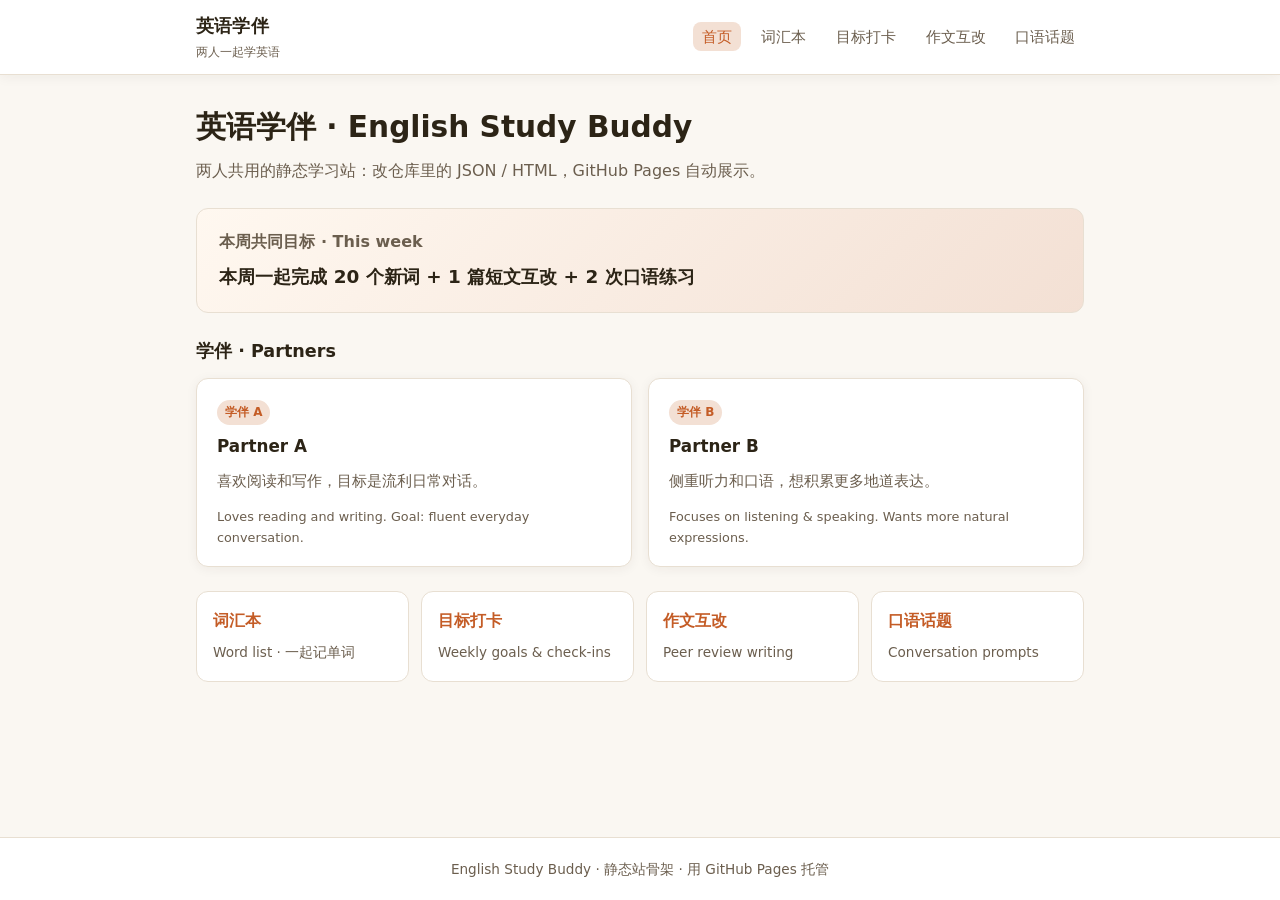
<file: index.html>
<!DOCTYPE html>
<html lang="zh-CN">
<head>
  <meta charset="UTF-8" />
  <meta name="viewport" content="width=device-width, initial-scale=1" />
  <title>英语学伴 · English Study Buddy</title>
  <link rel="stylesheet" href="assets/style.css" />
</head>
<body>
  <header class="site-header">
    <div class="header-inner">
      <a class="brand" href="index.html">
        <span class="brand-title" id="brand-title">英语学伴</span>
        <span class="brand-sub" id="brand-sub">两人一起学英语</span>
      </a>
      <ul class="nav">
        <li><a href="index.html" data-page="index.html">首页</a></li>
        <li><a href="vocab.html" data-page="vocab.html">词汇本</a></li>
        <li><a href="goals.html" data-page="goals.html">目标打卡</a></li>
        <li><a href="writing.html" data-page="writing.html">作文互改</a></li>
        <li><a href="speaking.html" data-page="speaking.html">口语话题</a></li>
      </ul>
    </div>
  </header>

  <main>
    <h1 class="page-title" id="page-title">英语学伴</h1>
    <p class="page-lead">两人共用的静态学习站：改仓库里的 JSON / HTML，GitHub Pages 自动展示。</p>

    <div class="goal-banner">
      <h2>本周共同目标 · This week</h2>
      <p id="week-goal">加载中…</p>
    </div>

    <h2 style="font-size:1.1rem;margin:0 0 0.75rem;">学伴 · Partners</h2>
    <div class="card-grid" id="partners"></div>

    <div class="quick-links">
      <a class="quick-link" href="vocab.html">
        <strong>词汇本</strong>
        <span>Word list · 一起记单词</span>
      </a>
      <a class="quick-link" href="goals.html">
        <strong>目标打卡</strong>
        <span>Weekly goals & check-ins</span>
      </a>
      <a class="quick-link" href="writing.html">
        <strong>作文互改</strong>
        <span>Peer review writing</span>
      </a>
      <a class="quick-link" href="speaking.html">
        <strong>口语话题</strong>
        <span>Conversation prompts</span>
      </a>
    </div>
  </main>

  <footer class="site-footer">
    English Study Buddy · 静态站骨架 · 用 GitHub Pages 托管
  </footer>

  <script src="assets/app.js"></script>
  <script>
    (async () => {
      try {
        const config = await loadConfig();
        document.getElementById("brand-title").textContent =
          config.siteTitleZh || config.siteTitle;
        document.getElementById("brand-sub").textContent = config.tagline || "";
        document.getElementById("page-title").textContent =
          (config.siteTitleZh || "") +
          (config.siteTitle ? " · " + config.siteTitle : "");
        document.title =
          (config.siteTitleZh || "英语学伴") +
          " · " +
          (config.siteTitle || "English Study Buddy");
        document.getElementById("week-goal").textContent =
          config.weekGoal || "（在 config.json 里填写本周目标）";

        const box = document.getElementById("partners");
        box.innerHTML = (config.partners || [])
          .map(
            (p) => `
          <article class="card">
            <span class="partner-badge">${escapeHtml(p.nameZh || p.name || p.id)}</span>
            <h3>${escapeHtml(p.name || "Partner " + p.id)}</h3>
            <p>${escapeHtml(p.bio || "")}</p>
            <p class="meta">${escapeHtml(p.bioEn || "")}</p>
          </article>`
          )
          .join("");
      } catch (err) {
        showFetchError(document.querySelector("main"), err);
      }
    })();
  </script>
</body>
</html>
</file>
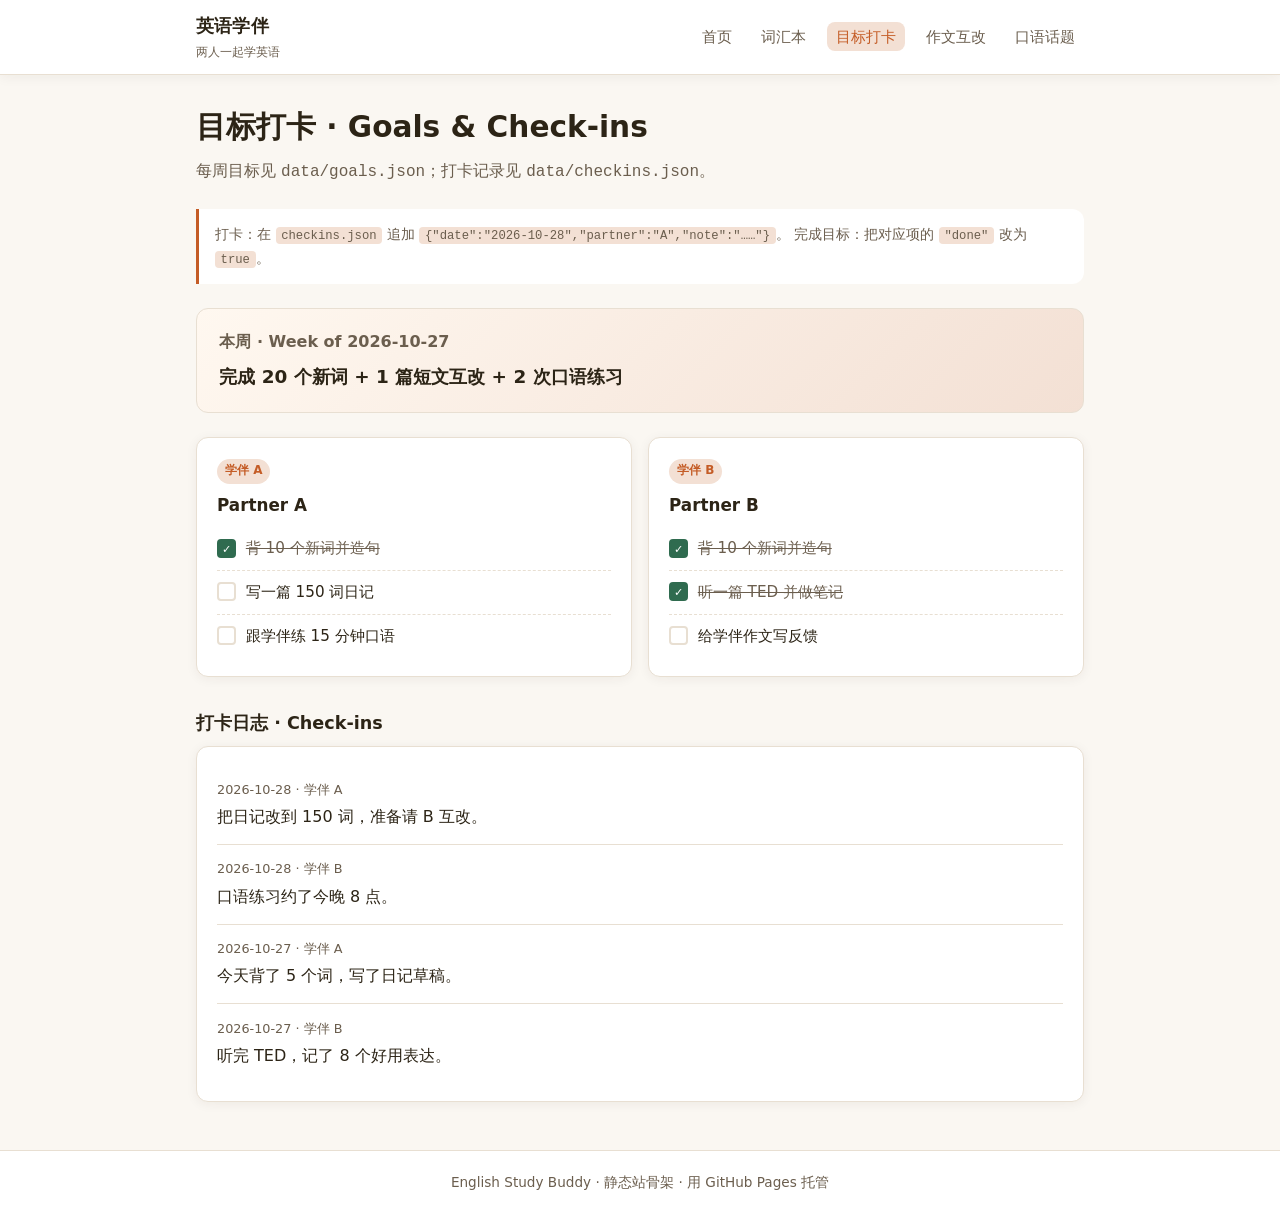
<file: goals.html>
<!DOCTYPE html>
<html lang="zh-CN">
<head>
  <meta charset="UTF-8" />
  <meta name="viewport" content="width=device-width, initial-scale=1" />
  <title>目标打卡 · Goals</title>
  <link rel="stylesheet" href="assets/style.css" />
</head>
<body>
  <header class="site-header">
    <div class="header-inner">
      <a class="brand" href="index.html">
        <span class="brand-title">英语学伴</span>
        <span class="brand-sub">两人一起学英语</span>
      </a>
      <ul class="nav">
        <li><a href="index.html" data-page="index.html">首页</a></li>
        <li><a href="vocab.html" data-page="vocab.html">词汇本</a></li>
        <li><a href="goals.html" data-page="goals.html">目标打卡</a></li>
        <li><a href="writing.html" data-page="writing.html">作文互改</a></li>
        <li><a href="speaking.html" data-page="speaking.html">口语话题</a></li>
      </ul>
    </div>
  </header>

  <main>
    <h1 class="page-title">目标打卡 · Goals & Check-ins</h1>
    <p class="page-lead">每周目标见 <code>data/goals.json</code>；打卡记录见 <code>data/checkins.json</code>。</p>

    <div class="note">
      打卡：在 <code>checkins.json</code> 追加
      <code>{"date":"2026-10-28","partner":"A","note":"……"}</code>。
      完成目标：把对应项的 <code>"done"</code> 改为 <code>true</code>。
    </div>

    <div id="goals-root">
      <p class="muted">加载中…</p>
    </div>
  </main>

  <footer class="site-footer">
    English Study Buddy · 静态站骨架 · 用 GitHub Pages 托管
  </footer>

  <script src="assets/app.js"></script>
  <script>
    (async () => {
      const root = document.getElementById("goals-root");
      try {
        const [config, goals, checkins] = await Promise.all([
          loadConfig(),
          loadJSON("data/goals.json"),
          loadJSON("data/checkins.json"),
        ]);

        const partnerCards = (config.partners || [])
          .map((p) => {
            const items = (goals.partners && goals.partners[p.id]) || [];
            const list = items
              .map(
                (g) => `
              <li>
                <span class="check ${g.done ? "done" : ""}" aria-hidden="true">${
                  g.done ? "✓" : ""
                }</span>
                <span class="${g.done ? "done-text" : ""}">${escapeHtml(g.text)}</span>
              </li>`
              )
              .join("");
            return `
              <article class="card">
                <span class="partner-badge">${escapeHtml(p.nameZh || p.name)}</span>
                <h3>${escapeHtml(p.name || "Partner " + p.id)}</h3>
                <ul class="goal-list">${list || "<li class='muted'>暂无目标</li>"}</ul>
              </article>`;
          })
          .join("");

        const log = [...checkins]
          .sort((a, b) => (b.date || "").localeCompare(a.date || ""))
          .map(
            (c) => `
            <div class="checkin-item">
              <div class="checkin-meta">
                ${escapeHtml(formatDate(c.date))} · ${escapeHtml(
              partnerName(config, c.partner)
            )}
              </div>
              <div>${escapeHtml(c.note)}</div>
            </div>`
          )
          .join("");

        root.innerHTML = `
          <div class="goal-banner">
            <h2>本周 · Week of ${escapeHtml(goals.weekOf || "")}</h2>
            <p>${escapeHtml(goals.shared || "")}</p>
          </div>
          <div class="card-grid">${partnerCards}</div>
          <section class="section-gap">
            <h2 style="font-size:1.1rem;margin:0 0 0.5rem;">打卡日志 · Check-ins</h2>
            <div class="card">${log || '<p class="muted">暂无打卡</p>'}</div>
          </section>`;
      } catch (err) {
        showFetchError(root, err);
      }
    })();
  </script>
</body>
</html>
</file>
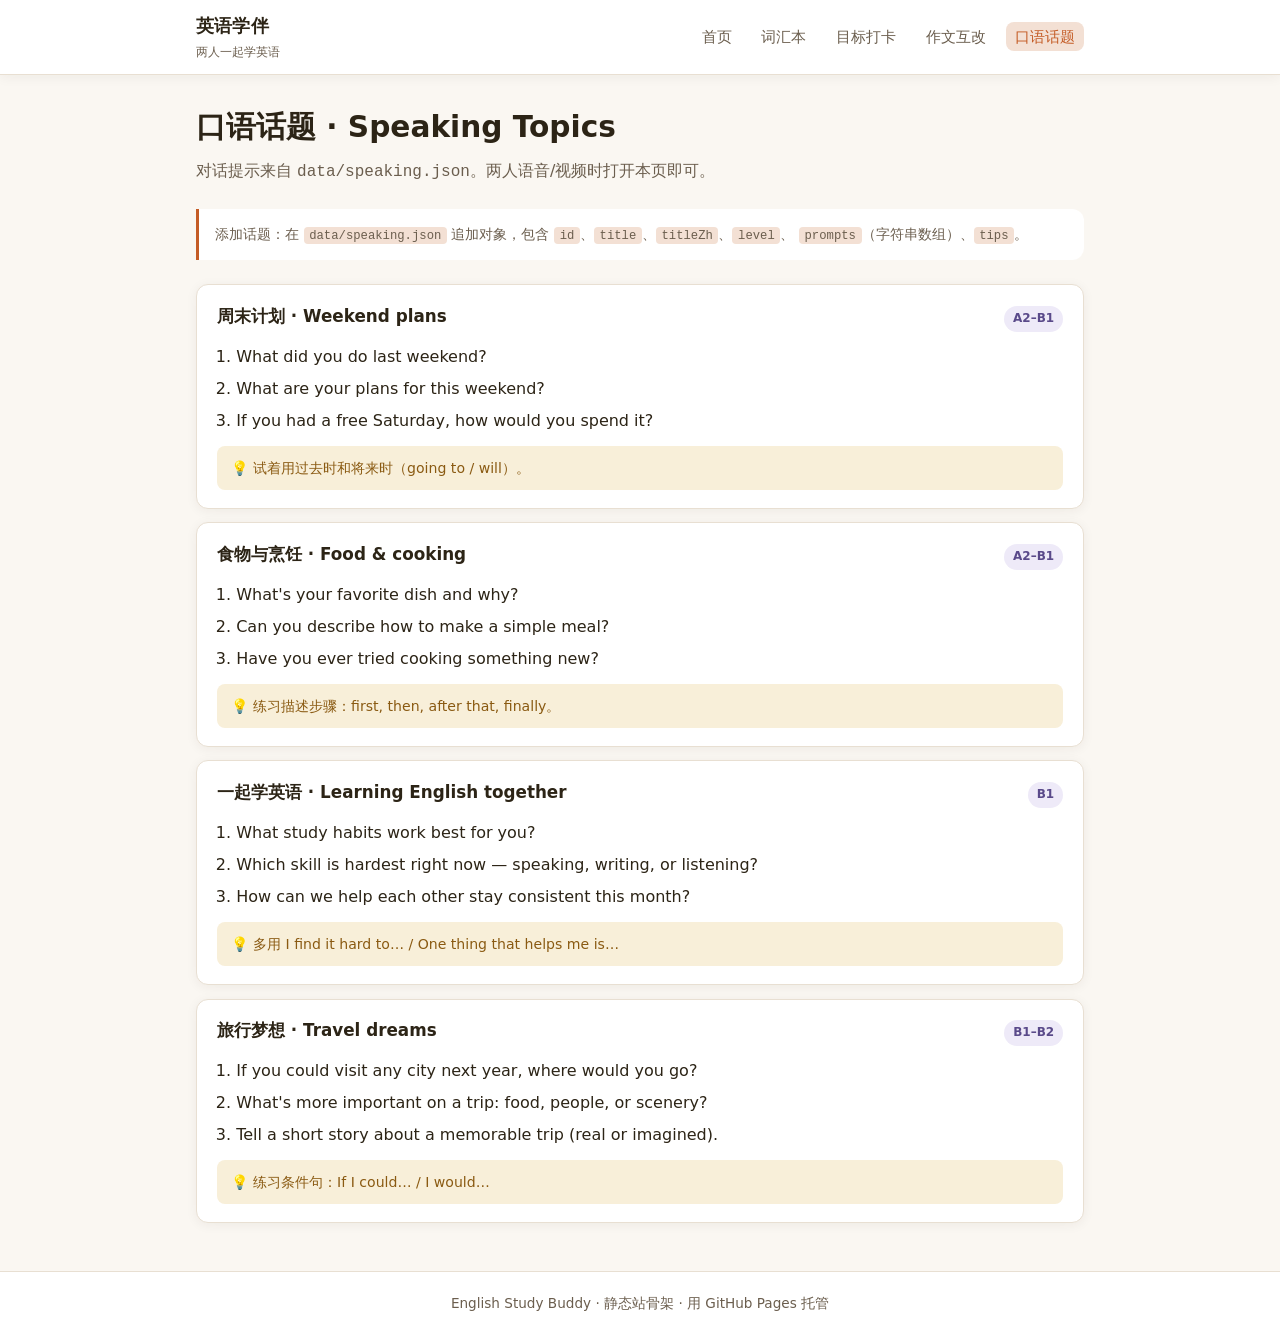
<file: speaking.html>
<!DOCTYPE html>
<html lang="zh-CN">
<head>
  <meta charset="UTF-8" />
  <meta name="viewport" content="width=device-width, initial-scale=1" />
  <title>口语话题 · Speaking</title>
  <link rel="stylesheet" href="assets/style.css" />
</head>
<body>
  <header class="site-header">
    <div class="header-inner">
      <a class="brand" href="index.html">
        <span class="brand-title">英语学伴</span>
        <span class="brand-sub">两人一起学英语</span>
      </a>
      <ul class="nav">
        <li><a href="index.html" data-page="index.html">首页</a></li>
        <li><a href="vocab.html" data-page="vocab.html">词汇本</a></li>
        <li><a href="goals.html" data-page="goals.html">目标打卡</a></li>
        <li><a href="writing.html" data-page="writing.html">作文互改</a></li>
        <li><a href="speaking.html" data-page="speaking.html">口语话题</a></li>
      </ul>
    </div>
  </header>

  <main>
    <h1 class="page-title">口语话题 · Speaking Topics</h1>
    <p class="page-lead">对话提示来自 <code>data/speaking.json</code>。两人语音/视频时打开本页即可。</p>

    <div class="note">
      添加话题：在 <code>data/speaking.json</code> 追加对象，包含
      <code>id</code>、<code>title</code>、<code>titleZh</code>、<code>level</code>、
      <code>prompts</code>（字符串数组）、<code>tips</code>。
    </div>

    <div id="speaking-root">
      <p class="muted">加载中…</p>
    </div>
  </main>

  <footer class="site-footer">
    English Study Buddy · 静态站骨架 · 用 GitHub Pages 托管
  </footer>

  <script src="assets/app.js"></script>
  <script>
    (async () => {
      const root = document.getElementById("speaking-root");
      try {
        const topics = await loadJSON("data/speaking.json");
        root.innerHTML = `<div class="item-list">${topics
          .map(
            (t) => `
          <article class="item">
            <div class="item-header">
              <h3>${escapeHtml(t.titleZh || "")} · ${escapeHtml(t.title || "")}</h3>
              <span class="badge badge-level">${escapeHtml(t.level || "")}</span>
            </div>
            <ol class="prompts">
              ${(t.prompts || [])
                .map((p) => `<li>${escapeHtml(p)}</li>`)
                .join("")}
            </ol>
            ${
              t.tips
                ? `<div class="tip">💡 ${escapeHtml(t.tips)}</div>`
                : ""
            }
          </article>`
          )
          .join("")}</div>`;
      } catch (err) {
        showFetchError(root, err);
      }
    })();
  </script>
</body>
</html>
</file>
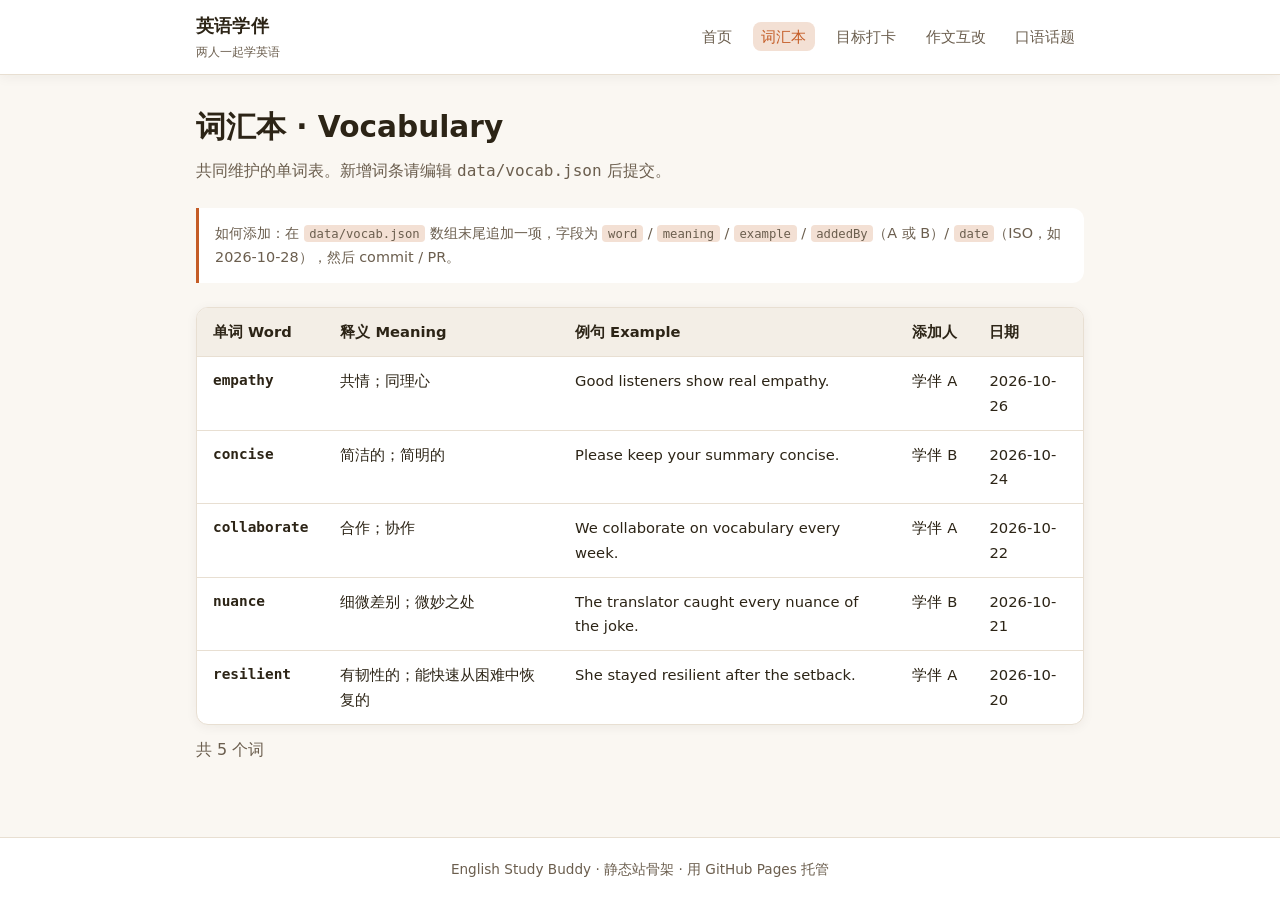
<file: vocab.html>
<!DOCTYPE html>
<html lang="zh-CN">
<head>
  <meta charset="UTF-8" />
  <meta name="viewport" content="width=device-width, initial-scale=1" />
  <title>词汇本 · Vocabulary</title>
  <link rel="stylesheet" href="assets/style.css" />
</head>
<body>
  <header class="site-header">
    <div class="header-inner">
      <a class="brand" href="index.html">
        <span class="brand-title">英语学伴</span>
        <span class="brand-sub">两人一起学英语</span>
      </a>
      <ul class="nav">
        <li><a href="index.html" data-page="index.html">首页</a></li>
        <li><a href="vocab.html" data-page="vocab.html">词汇本</a></li>
        <li><a href="goals.html" data-page="goals.html">目标打卡</a></li>
        <li><a href="writing.html" data-page="writing.html">作文互改</a></li>
        <li><a href="speaking.html" data-page="speaking.html">口语话题</a></li>
      </ul>
    </div>
  </header>

  <main>
    <h1 class="page-title">词汇本 · Vocabulary</h1>
    <p class="page-lead">共同维护的单词表。新增词条请编辑 <code>data/vocab.json</code> 后提交。</p>

    <div class="note">
      如何添加：在 <code>data/vocab.json</code> 数组末尾追加一项，字段为
      <code>word</code> / <code>meaning</code> / <code>example</code> /
      <code>addedBy</code>（A 或 B）/ <code>date</code>（ISO，如 2026-10-28），然后 commit / PR。
    </div>

    <div id="vocab-root">
      <p class="muted">加载中…</p>
    </div>
  </main>

  <footer class="site-footer">
    English Study Buddy · 静态站骨架 · 用 GitHub Pages 托管
  </footer>

  <script src="assets/app.js"></script>
  <script>
    (async () => {
      const root = document.getElementById("vocab-root");
      try {
        const [config, words] = await Promise.all([
          loadConfig(),
          loadJSON("data/vocab.json"),
        ]);
        const sorted = [...words].sort((a, b) =>
          (b.date || "").localeCompare(a.date || "")
        );
        root.innerHTML = `
          <div class="table-wrap">
            <table>
              <thead>
                <tr>
                  <th>单词 Word</th>
                  <th>释义 Meaning</th>
                  <th>例句 Example</th>
                  <th>添加人</th>
                  <th>日期</th>
                </tr>
              </thead>
              <tbody>
                ${sorted
                  .map(
                    (w) => `
                  <tr>
                    <td class="word-cell">${escapeHtml(w.word)}</td>
                    <td>${escapeHtml(w.meaning)}</td>
                    <td>${escapeHtml(w.example)}</td>
                    <td>${escapeHtml(partnerName(config, w.addedBy))}</td>
                    <td>${escapeHtml(formatDate(w.date))}</td>
                  </tr>`
                  )
                  .join("")}
              </tbody>
            </table>
          </div>
          <p class="muted" style="margin-top:0.75rem;">共 ${sorted.length} 个词</p>`;
      } catch (err) {
        showFetchError(root, err);
      }
    })();
  </script>
</body>
</html>
</file>
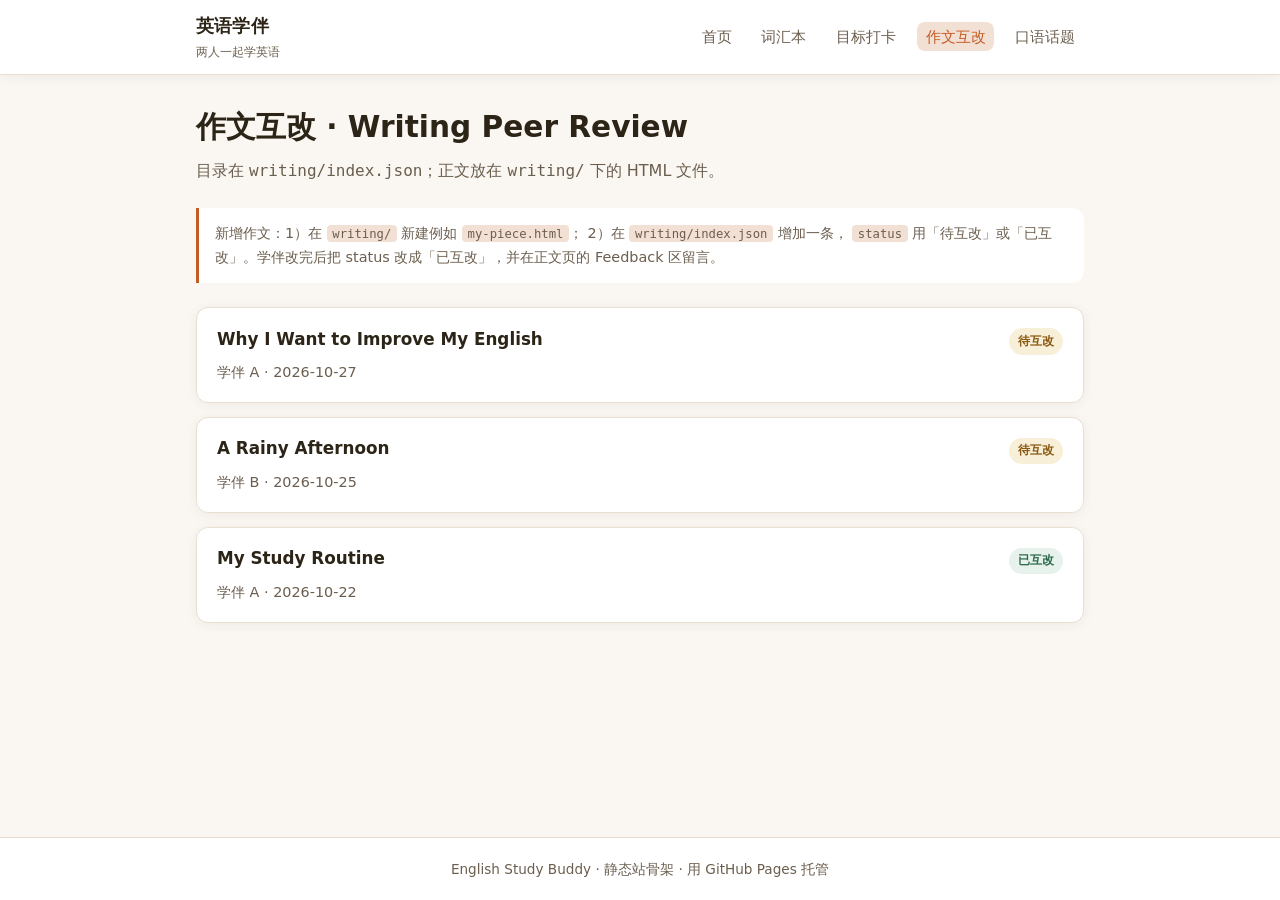
<file: writing.html>
<!DOCTYPE html>
<html lang="zh-CN">
<head>
  <meta charset="UTF-8" />
  <meta name="viewport" content="width=device-width, initial-scale=1" />
  <title>作文互改 · Writing</title>
  <link rel="stylesheet" href="assets/style.css" />
</head>
<body>
  <header class="site-header">
    <div class="header-inner">
      <a class="brand" href="index.html">
        <span class="brand-title">英语学伴</span>
        <span class="brand-sub">两人一起学英语</span>
      </a>
      <ul class="nav">
        <li><a href="index.html" data-page="index.html">首页</a></li>
        <li><a href="vocab.html" data-page="vocab.html">词汇本</a></li>
        <li><a href="goals.html" data-page="goals.html">目标打卡</a></li>
        <li><a href="writing.html" data-page="writing.html">作文互改</a></li>
        <li><a href="speaking.html" data-page="speaking.html">口语话题</a></li>
      </ul>
    </div>
  </header>

  <main>
    <h1 class="page-title">作文互改 · Writing Peer Review</h1>
    <p class="page-lead">目录在 <code>writing/index.json</code>；正文放在 <code>writing/</code> 下的 HTML 文件。</p>

    <div class="note">
      新增作文：1）在 <code>writing/</code> 新建例如 <code>my-piece.html</code>；
      2）在 <code>writing/index.json</code> 增加一条，
      <code>status</code> 用「待互改」或「已互改」。学伴改完后把 status 改成「已互改」，并在正文页的 Feedback 区留言。
    </div>

    <div id="writing-root">
      <p class="muted">加载中…</p>
    </div>
  </main>

  <footer class="site-footer">
    English Study Buddy · 静态站骨架 · 用 GitHub Pages 托管
  </footer>

  <script src="assets/app.js"></script>
  <script>
    (async () => {
      const root = document.getElementById("writing-root");
      try {
        const [config, catalog] = await Promise.all([
          loadConfig(),
          loadJSON("writing/index.json"),
        ]);
        const sorted = [...catalog].sort((a, b) =>
          (b.date || "").localeCompare(a.date || "")
        );
        root.innerHTML = `<div class="item-list">${sorted
          .map((w) => {
            const done = w.status === "已互改";
            return `
            <article class="item">
              <div class="item-header">
                <h3><a href="writing/${escapeHtml(w.file)}">${escapeHtml(
              w.title
            )}</a></h3>
                <span class="badge ${done ? "badge-ok" : "badge-warn"}">${escapeHtml(
              w.status || "待互改"
            )}</span>
              </div>
              <p class="muted" style="margin:0;font-size:0.9rem;">
                ${escapeHtml(partnerName(config, w.author))} · ${escapeHtml(
              formatDate(w.date)
            )}
              </p>
            </article>`;
          })
          .join("")}</div>`;
      } catch (err) {
        showFetchError(root, err);
      }
    })();
  </script>
</body>
</html>
</file>
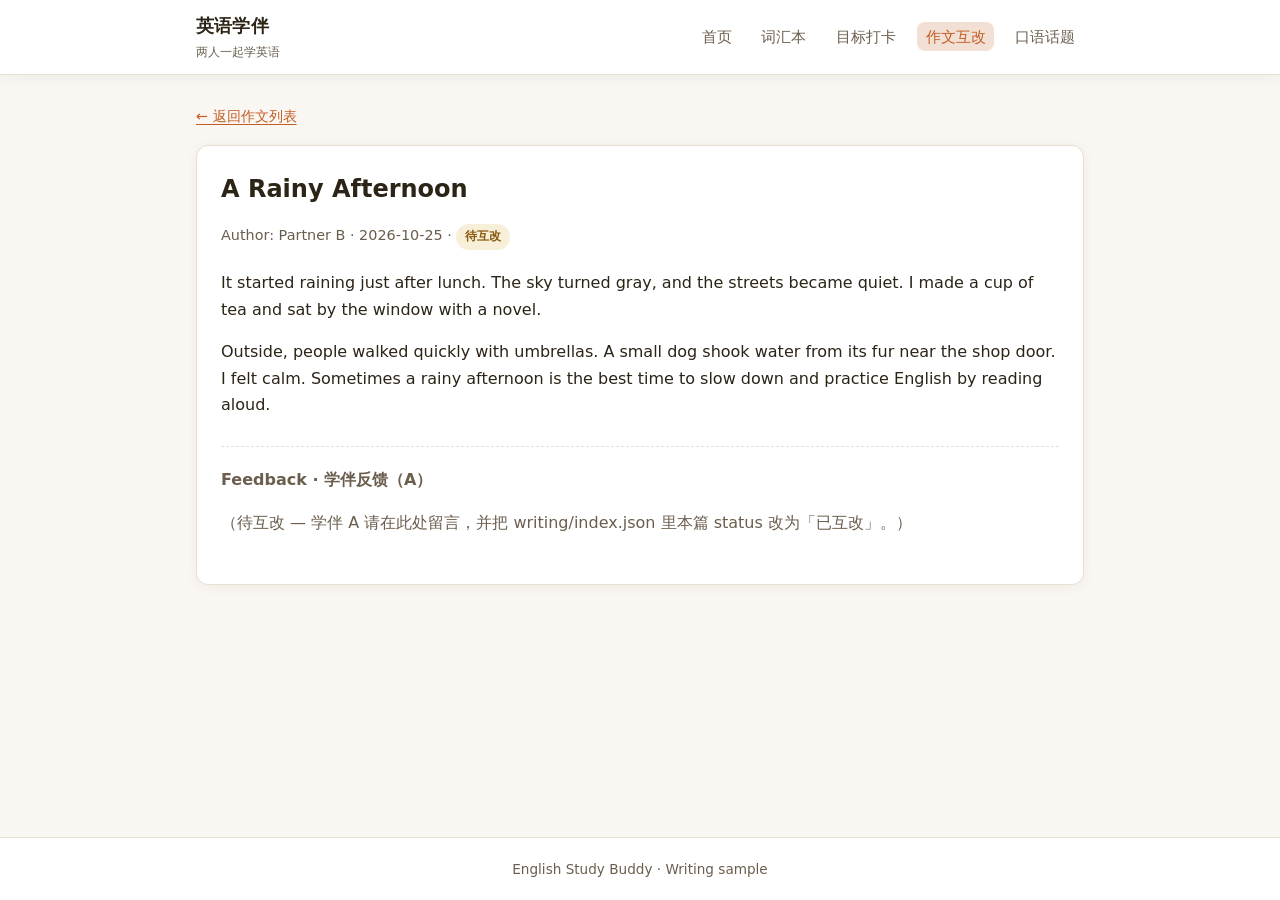
<file: writing/a-rainy-afternoon.html>
<!DOCTYPE html>
<html lang="en">
<head>
  <meta charset="UTF-8" />
  <meta name="viewport" content="width=device-width, initial-scale=1" />
  <title>A Rainy Afternoon</title>
  <link rel="stylesheet" href="../assets/style.css" />
</head>
<body>
  <header class="site-header">
    <div class="header-inner">
      <a class="brand" href="../index.html">
        <span class="brand-title">英语学伴</span>
        <span class="brand-sub">两人一起学英语</span>
      </a>
      <ul class="nav">
        <li><a href="../index.html">首页</a></li>
        <li><a href="../vocab.html">词汇本</a></li>
        <li><a href="../goals.html">目标打卡</a></li>
        <li><a href="../writing.html" class="active" aria-current="page">作文互改</a></li>
        <li><a href="../speaking.html">口语话题</a></li>
      </ul>
    </div>
  </header>

  <main>
    <a class="back-link" href="../writing.html">← 返回作文列表</a>
    <article class="piece">
      <h1>A Rainy Afternoon</h1>
      <p class="piece-meta">Author: Partner B · 2026-10-25 · <span class="badge badge-warn">待互改</span></p>
      <div class="body">
        <p>It started raining just after lunch. The sky turned gray, and the streets became quiet. I made a cup of tea and sat by the window with a novel.</p>
        <p>Outside, people walked quickly with umbrellas. A small dog shook water from its fur near the shop door. I felt calm. Sometimes a rainy afternoon is the best time to slow down and practice English by reading aloud.</p>
      </div>
      <aside class="feedback">
        <h2>Feedback · 学伴反馈（A）</h2>
        <p class="muted">（待互改 — 学伴 A 请在此处留言，并把 writing/index.json 里本篇 status 改为「已互改」。）</p>
      </aside>
    </article>
  </main>

  <footer class="site-footer">English Study Buddy · Writing sample</footer>
</body>
</html>
</file>
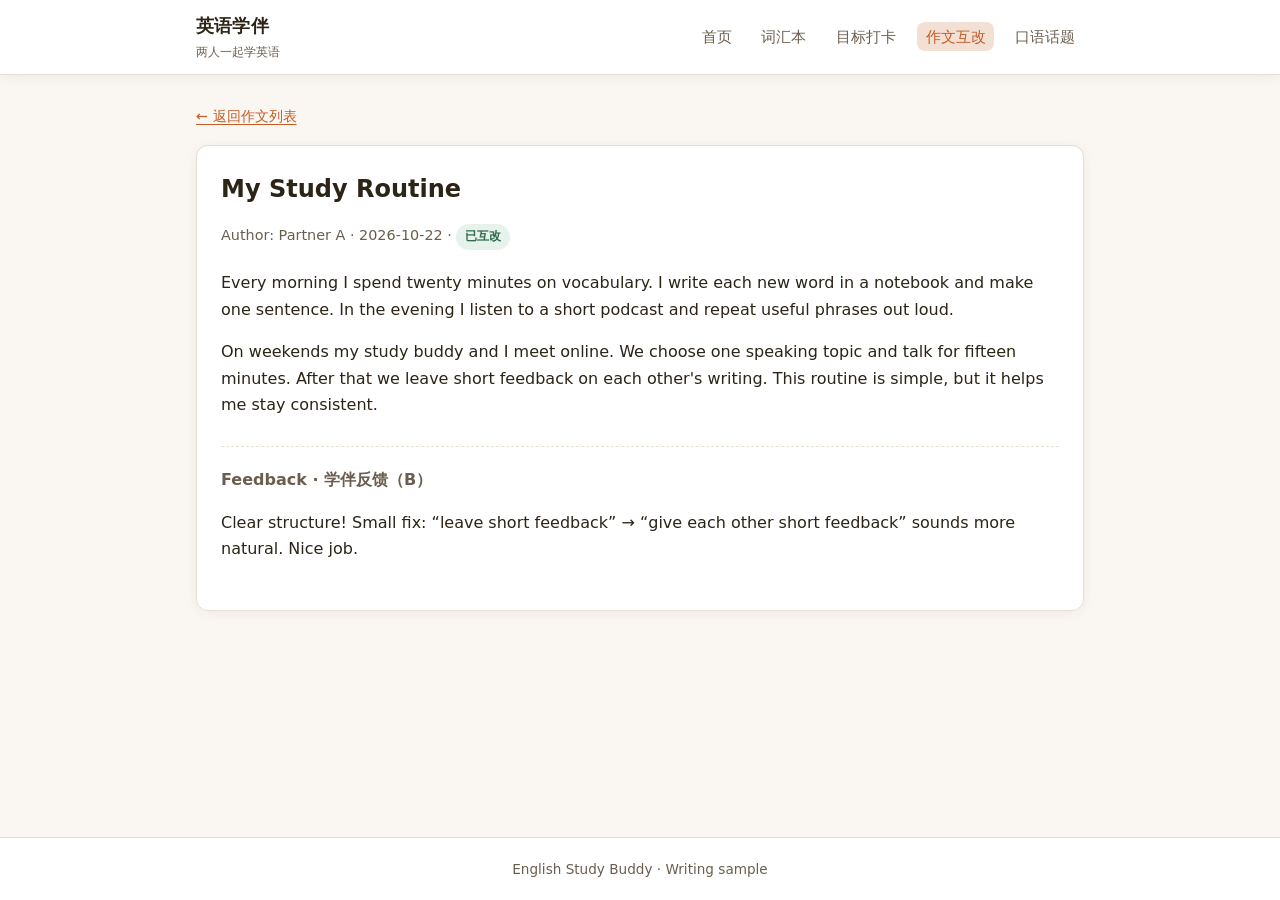
<file: writing/my-study-routine.html>
<!DOCTYPE html>
<html lang="en">
<head>
  <meta charset="UTF-8" />
  <meta name="viewport" content="width=device-width, initial-scale=1" />
  <title>My Study Routine</title>
  <link rel="stylesheet" href="../assets/style.css" />
</head>
<body>
  <header class="site-header">
    <div class="header-inner">
      <a class="brand" href="../index.html">
        <span class="brand-title">英语学伴</span>
        <span class="brand-sub">两人一起学英语</span>
      </a>
      <ul class="nav">
        <li><a href="../index.html">首页</a></li>
        <li><a href="../vocab.html">词汇本</a></li>
        <li><a href="../goals.html">目标打卡</a></li>
        <li><a href="../writing.html" class="active" aria-current="page">作文互改</a></li>
        <li><a href="../speaking.html">口语话题</a></li>
      </ul>
    </div>
  </header>

  <main>
    <a class="back-link" href="../writing.html">← 返回作文列表</a>
    <article class="piece">
      <h1>My Study Routine</h1>
      <p class="piece-meta">Author: Partner A · 2026-10-22 · <span class="badge badge-ok">已互改</span></p>
      <div class="body">
        <p>Every morning I spend twenty minutes on vocabulary. I write each new word in a notebook and make one sentence. In the evening I listen to a short podcast and repeat useful phrases out loud.</p>
        <p>On weekends my study buddy and I meet online. We choose one speaking topic and talk for fifteen minutes. After that we leave short feedback on each other's writing. This routine is simple, but it helps me stay consistent.</p>
      </div>
      <aside class="feedback">
        <h2>Feedback · 学伴反馈（B）</h2>
        <p>Clear structure! Small fix: “leave short feedback” → “give each other short feedback” sounds more natural. Nice job.</p>
      </aside>
    </article>
  </main>

  <footer class="site-footer">English Study Buddy · Writing sample</footer>
</body>
</html>
</file>
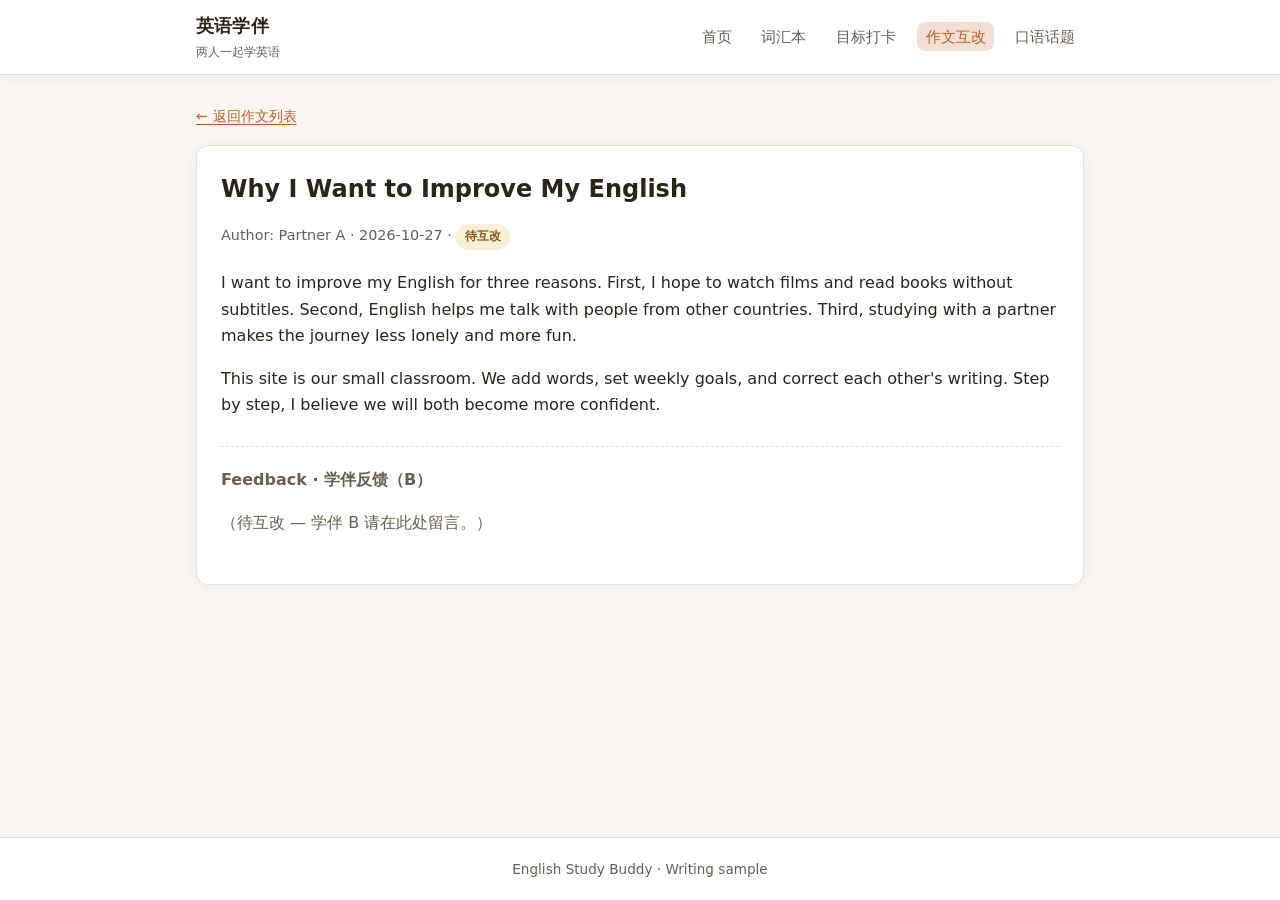
<file: writing/why-improve-english.html>
<!DOCTYPE html>
<html lang="en">
<head>
  <meta charset="UTF-8" />
  <meta name="viewport" content="width=device-width, initial-scale=1" />
  <title>Why I Want to Improve My English</title>
  <link rel="stylesheet" href="../assets/style.css" />
</head>
<body>
  <header class="site-header">
    <div class="header-inner">
      <a class="brand" href="../index.html">
        <span class="brand-title">英语学伴</span>
        <span class="brand-sub">两人一起学英语</span>
      </a>
      <ul class="nav">
        <li><a href="../index.html">首页</a></li>
        <li><a href="../vocab.html">词汇本</a></li>
        <li><a href="../goals.html">目标打卡</a></li>
        <li><a href="../writing.html" class="active" aria-current="page">作文互改</a></li>
        <li><a href="../speaking.html">口语话题</a></li>
      </ul>
    </div>
  </header>

  <main>
    <a class="back-link" href="../writing.html">← 返回作文列表</a>
    <article class="piece">
      <h1>Why I Want to Improve My English</h1>
      <p class="piece-meta">Author: Partner A · 2026-10-27 · <span class="badge badge-warn">待互改</span></p>
      <div class="body">
        <p>I want to improve my English for three reasons. First, I hope to watch films and read books without subtitles. Second, English helps me talk with people from other countries. Third, studying with a partner makes the journey less lonely and more fun.</p>
        <p>This site is our small classroom. We add words, set weekly goals, and correct each other's writing. Step by step, I believe we will both become more confident.</p>
      </div>
      <aside class="feedback">
        <h2>Feedback · 学伴反馈（B）</h2>
        <p class="muted">（待互改 — 学伴 B 请在此处留言。）</p>
      </aside>
    </article>
  </main>

  <footer class="site-footer">English Study Buddy · Writing sample</footer>
</body>
</html>
</file>
<file: assets/style.css>
/* English Study Buddy — warm, readable, mobile-friendly */

:root {
  --bg: #faf7f2;
  --surface: #ffffff;
  --ink: #2c2416;
  --muted: #6b5e4e;
  --accent: #c45c26;
  --accent-soft: #f3e0d4;
  --line: #e8dfd2;
  --ok: #2f6b4f;
  --ok-bg: #e6f2eb;
  --warn: #8a5a12;
  --warn-bg: #f8efd9;
  --radius: 12px;
  --shadow: 0 2px 12px rgba(44, 36, 22, 0.06);
  --font: "Segoe UI", "PingFang SC", "Hiragino Sans GB", "Microsoft YaHei",
    system-ui, sans-serif;
  --mono: ui-monospace, "SF Mono", Menlo, Consolas, monospace;
  --max: 880px;
}

*,
*::before,
*::after {
  box-sizing: border-box;
}

html {
  scroll-behavior: smooth;
}

body {
  margin: 0;
  font-family: var(--font);
  color: var(--ink);
  background: var(--bg);
  line-height: 1.65;
  min-height: 100vh;
  display: flex;
  flex-direction: column;
}

a {
  color: var(--accent);
  text-decoration-thickness: 1px;
  text-underline-offset: 3px;
}

a:hover {
  color: #9a4018;
}

img {
  max-width: 100%;
}

/* —— Nav —— */
.site-header {
  background: var(--surface);
  border-bottom: 1px solid var(--line);
  position: sticky;
  top: 0;
  z-index: 20;
  box-shadow: var(--shadow);
}

.header-inner {
  max-width: calc(var(--max) + 48px);
  margin: 0 auto;
  padding: 0.75rem 1.25rem;
  display: flex;
  align-items: center;
  justify-content: space-between;
  gap: 1rem;
  flex-wrap: wrap;
}

.brand {
  display: flex;
  flex-direction: column;
  gap: 0.1rem;
  color: inherit;
  text-decoration: none;
}

.brand:hover {
  color: inherit;
}

.brand-title {
  font-weight: 700;
  font-size: 1.1rem;
  letter-spacing: 0.01em;
}

.brand-sub {
  font-size: 0.75rem;
  color: var(--muted);
}

.nav {
  display: flex;
  flex-wrap: wrap;
  gap: 0.35rem 0.75rem;
  list-style: none;
  margin: 0;
  padding: 0;
}

.nav a {
  color: var(--muted);
  text-decoration: none;
  font-size: 0.92rem;
  padding: 0.35rem 0.55rem;
  border-radius: 8px;
}

.nav a:hover,
.nav a.active {
  color: var(--accent);
  background: var(--accent-soft);
}

/* —— Layout —— */
main {
  flex: 1;
  max-width: calc(var(--max) + 48px);
  margin: 0 auto;
  padding: 1.75rem 1.25rem 3rem;
  width: 100%;
}

.page-title {
  margin: 0 0 0.35rem;
  font-size: clamp(1.5rem, 4vw, 1.85rem);
  font-weight: 700;
}

.page-lead {
  margin: 0 0 1.5rem;
  color: var(--muted);
  font-size: 1rem;
}

.site-footer {
  border-top: 1px solid var(--line);
  padding: 1.25rem;
  text-align: center;
  color: var(--muted);
  font-size: 0.85rem;
  background: var(--surface);
}

/* —— Cards —— */
.card-grid {
  display: grid;
  grid-template-columns: repeat(auto-fit, minmax(240px, 1fr));
  gap: 1rem;
}

.card {
  background: var(--surface);
  border: 1px solid var(--line);
  border-radius: var(--radius);
  padding: 1.15rem 1.25rem;
  box-shadow: var(--shadow);
}

.card h2,
.card h3 {
  margin: 0 0 0.5rem;
  font-size: 1.05rem;
}

.card p {
  margin: 0;
  color: var(--muted);
  font-size: 0.95rem;
}

.card .meta {
  margin-top: 0.75rem;
  font-size: 0.8rem;
  color: var(--muted);
}

.partner-badge {
  display: inline-block;
  font-size: 0.75rem;
  font-weight: 600;
  padding: 0.15rem 0.5rem;
  border-radius: 999px;
  background: var(--accent-soft);
  color: var(--accent);
  margin-bottom: 0.5rem;
}

.goal-banner {
  background: linear-gradient(135deg, #fff8f0, var(--accent-soft));
  border: 1px solid var(--line);
  border-radius: var(--radius);
  padding: 1.25rem 1.4rem;
  margin-bottom: 1.5rem;
}

.goal-banner h2 {
  margin: 0 0 0.4rem;
  font-size: 1rem;
  color: var(--muted);
  font-weight: 600;
}

.goal-banner p {
  margin: 0;
  font-size: 1.15rem;
  font-weight: 600;
}

.quick-links {
  display: grid;
  grid-template-columns: repeat(auto-fit, minmax(160px, 1fr));
  gap: 0.75rem;
  margin-top: 1.5rem;
}

.quick-link {
  display: block;
  background: var(--surface);
  border: 1px solid var(--line);
  border-radius: var(--radius);
  padding: 1rem;
  text-decoration: none;
  color: inherit;
  transition: border-color 0.15s, box-shadow 0.15s;
}

.quick-link:hover {
  border-color: var(--accent);
  box-shadow: var(--shadow);
  color: inherit;
}

.quick-link strong {
  display: block;
  color: var(--accent);
  margin-bottom: 0.25rem;
}

.quick-link span {
  font-size: 0.85rem;
  color: var(--muted);
}

/* —— Tables —— */
.table-wrap {
  overflow-x: auto;
  background: var(--surface);
  border: 1px solid var(--line);
  border-radius: var(--radius);
  box-shadow: var(--shadow);
}

table {
  width: 100%;
  border-collapse: collapse;
  font-size: 0.92rem;
}

th,
td {
  text-align: left;
  padding: 0.75rem 1rem;
  border-bottom: 1px solid var(--line);
  vertical-align: top;
}

th {
  background: #f3eee6;
  font-weight: 600;
  white-space: nowrap;
}

tr:last-child td {
  border-bottom: none;
}

tr:hover td {
  background: #fdfaf6;
}

.word-cell {
  font-weight: 600;
  font-family: var(--mono);
  font-size: 0.9rem;
}

/* —— Status & tags —— */
.badge {
  display: inline-block;
  font-size: 0.75rem;
  font-weight: 600;
  padding: 0.2rem 0.55rem;
  border-radius: 999px;
}

.badge-ok {
  background: var(--ok-bg);
  color: var(--ok);
}

.badge-warn {
  background: var(--warn-bg);
  color: var(--warn);
}

.badge-level {
  background: #eeeaf8;
  color: #5a4a8a;
}

/* —— Goals / check-ins —— */
.goal-list {
  list-style: none;
  margin: 0;
  padding: 0;
}

.goal-list li {
  display: flex;
  gap: 0.6rem;
  align-items: flex-start;
  padding: 0.55rem 0;
  border-bottom: 1px dashed var(--line);
  font-size: 0.95rem;
}

.goal-list li:last-child {
  border-bottom: none;
}

.goal-list .check {
  flex-shrink: 0;
  width: 1.2rem;
  height: 1.2rem;
  border-radius: 4px;
  border: 2px solid var(--line);
  margin-top: 0.15rem;
  display: grid;
  place-items: center;
  font-size: 0.7rem;
}

.goal-list .check.done {
  background: var(--ok);
  border-color: var(--ok);
  color: #fff;
}

.goal-list .done-text {
  text-decoration: line-through;
  color: var(--muted);
}

.checkin-item {
  padding: 0.85rem 0;
  border-bottom: 1px solid var(--line);
}

.checkin-item:last-child {
  border-bottom: none;
}

.checkin-meta {
  font-size: 0.8rem;
  color: var(--muted);
  margin-bottom: 0.25rem;
}

/* —— Writing / speaking —— */
.item-list {
  display: flex;
  flex-direction: column;
  gap: 0.85rem;
}

.item {
  background: var(--surface);
  border: 1px solid var(--line);
  border-radius: var(--radius);
  padding: 1.1rem 1.25rem;
  box-shadow: var(--shadow);
}

.item-header {
  display: flex;
  flex-wrap: wrap;
  align-items: baseline;
  justify-content: space-between;
  gap: 0.5rem;
  margin-bottom: 0.4rem;
}

.item-header h3 {
  margin: 0;
  font-size: 1.05rem;
}

.item-header h3 a {
  color: inherit;
  text-decoration: none;
}

.item-header h3 a:hover {
  color: var(--accent);
}

.prompts {
  margin: 0.75rem 0 0;
  padding-left: 1.2rem;
}

.prompts li {
  margin-bottom: 0.35rem;
}

.tip {
  margin-top: 0.75rem;
  padding: 0.65rem 0.85rem;
  background: var(--warn-bg);
  border-radius: 8px;
  font-size: 0.88rem;
  color: var(--warn);
}

.note {
  background: var(--surface);
  border-left: 3px solid var(--accent);
  padding: 0.85rem 1rem;
  margin: 1rem 0 1.5rem;
  font-size: 0.9rem;
  color: var(--muted);
  border-radius: 0 var(--radius) var(--radius) 0;
}

.note code {
  font-family: var(--mono);
  font-size: 0.85em;
  background: var(--accent-soft);
  padding: 0.1rem 0.35rem;
  border-radius: 4px;
}

.error-box {
  background: #fdeceb;
  color: #8b2e2a;
  border: 1px solid #f0c4c0;
  border-radius: var(--radius);
  padding: 1rem 1.15rem;
  margin: 1rem 0;
}

/* —— Writing piece page —— */
.piece {
  background: var(--surface);
  border: 1px solid var(--line);
  border-radius: var(--radius);
  padding: 1.5rem 1.5rem 2rem;
  box-shadow: var(--shadow);
}

.piece .piece-meta {
  color: var(--muted);
  font-size: 0.9rem;
  margin-bottom: 1.25rem;
}

.piece h1 {
  margin: 0 0 0.5rem;
  font-size: 1.5rem;
}

.piece .body p {
  margin: 0 0 1rem;
}

.piece .feedback {
  margin-top: 1.75rem;
  padding-top: 1.25rem;
  border-top: 1px dashed var(--line);
}

.piece .feedback h2 {
  font-size: 1rem;
  margin: 0 0 0.5rem;
  color: var(--muted);
}

.back-link {
  display: inline-block;
  margin-bottom: 1rem;
  font-size: 0.9rem;
}

.section-gap {
  margin-top: 2rem;
}

.muted {
  color: var(--muted);
}

@media (max-width: 560px) {
  th,
  td {
    padding: 0.6rem 0.7rem;
  }

  .header-inner {
    flex-direction: column;
    align-items: flex-start;
  }
}
</file>
